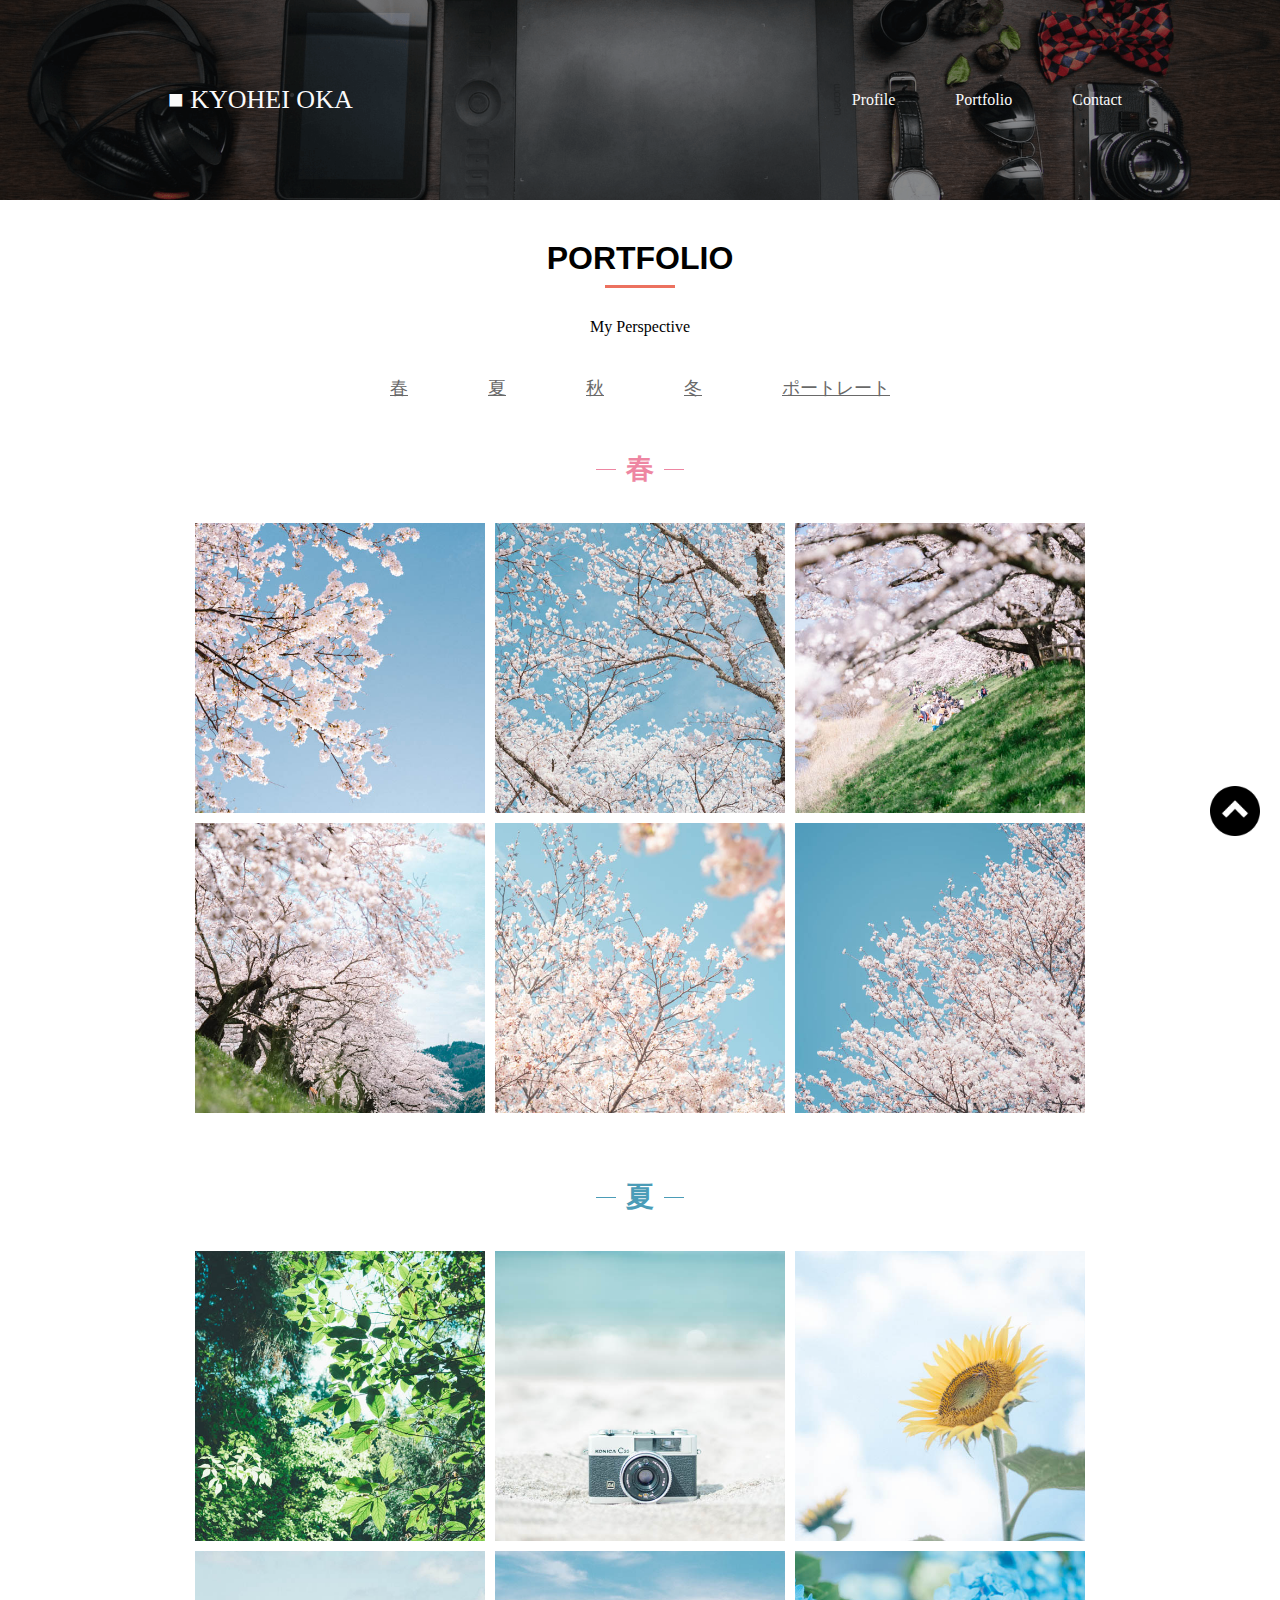
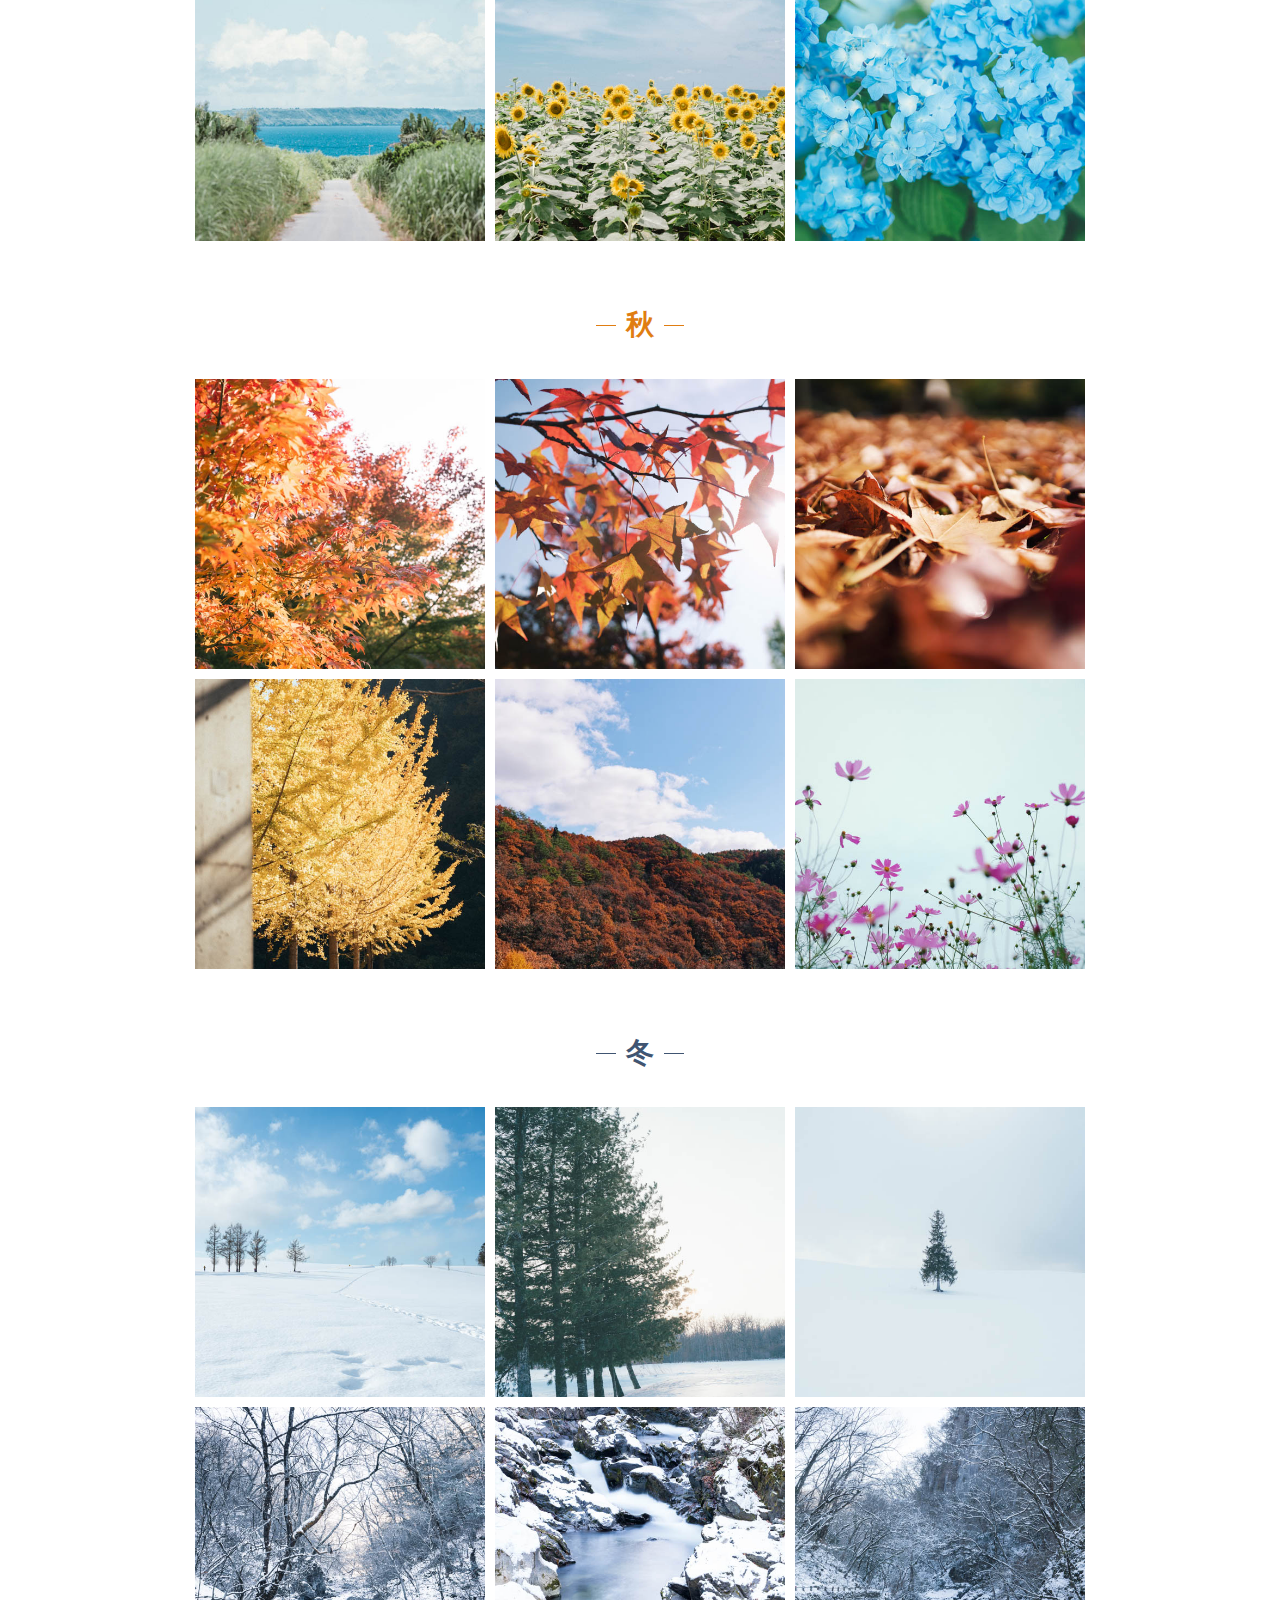
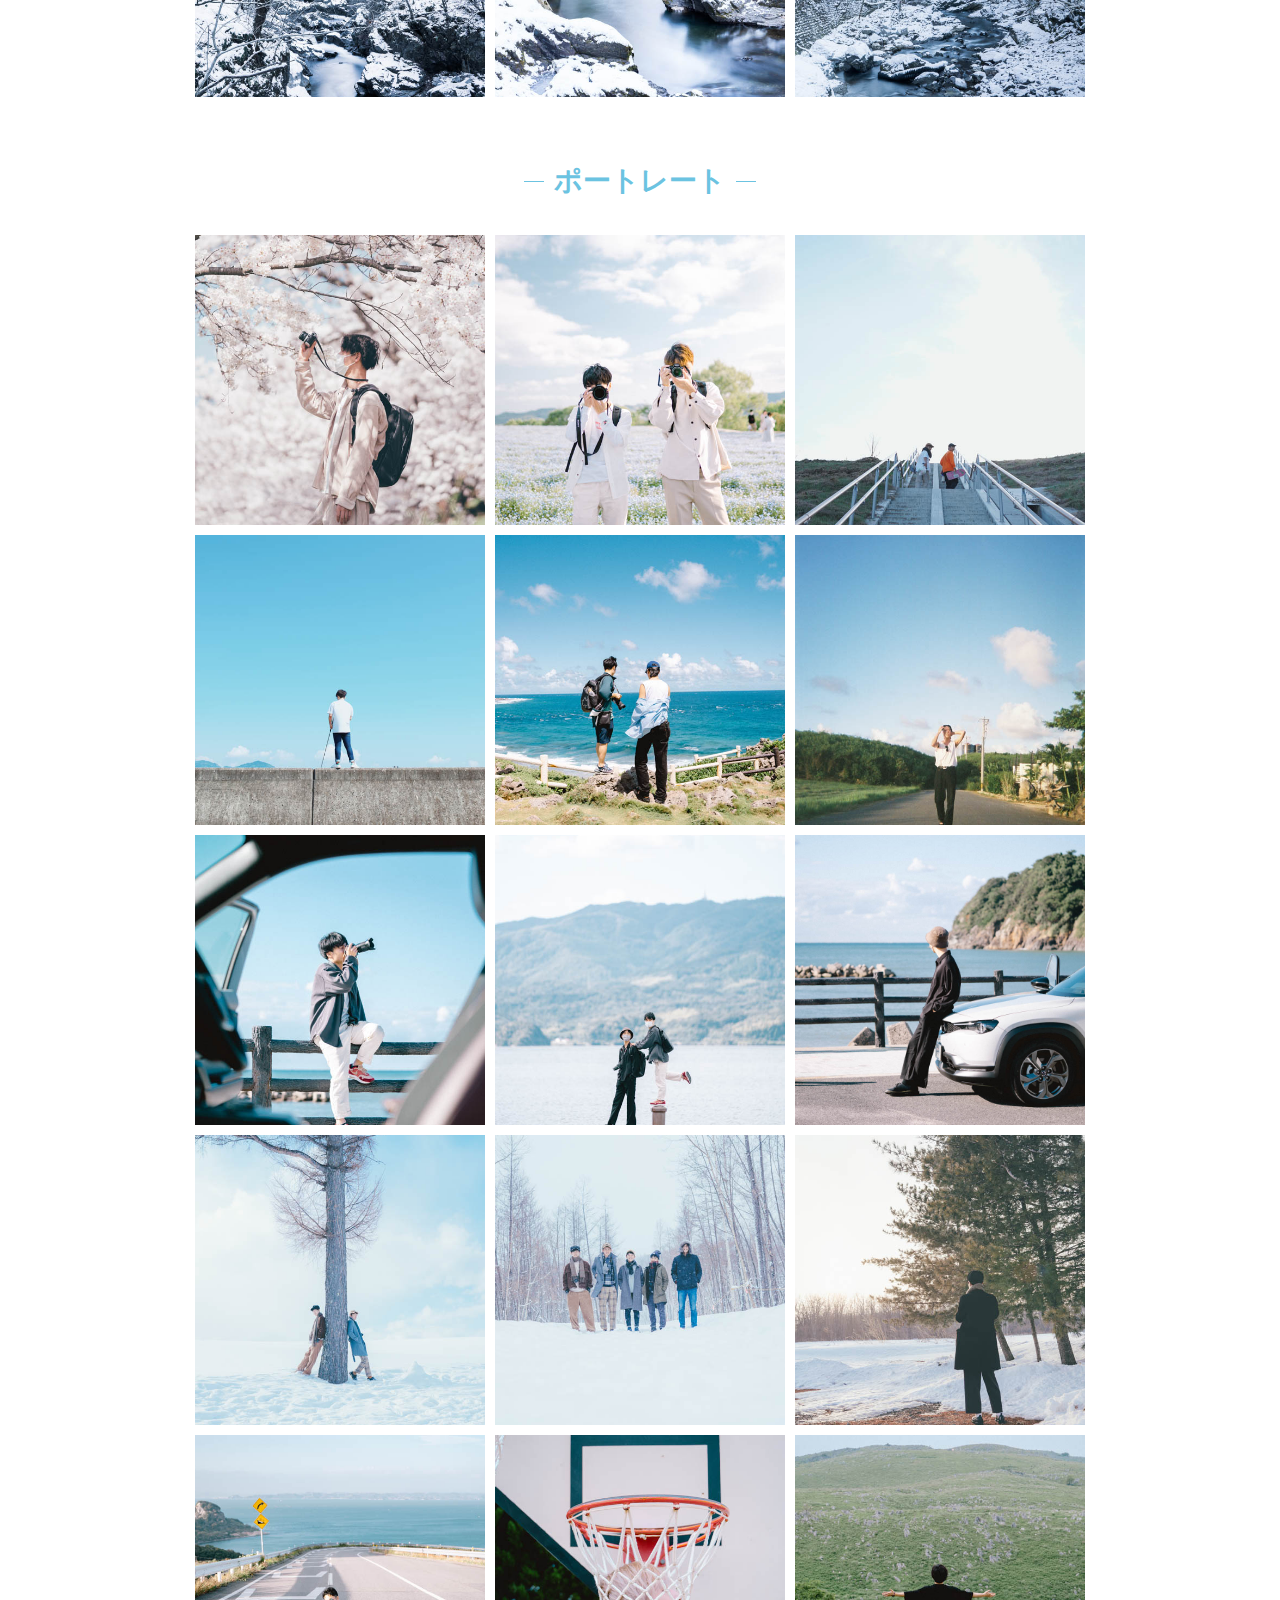
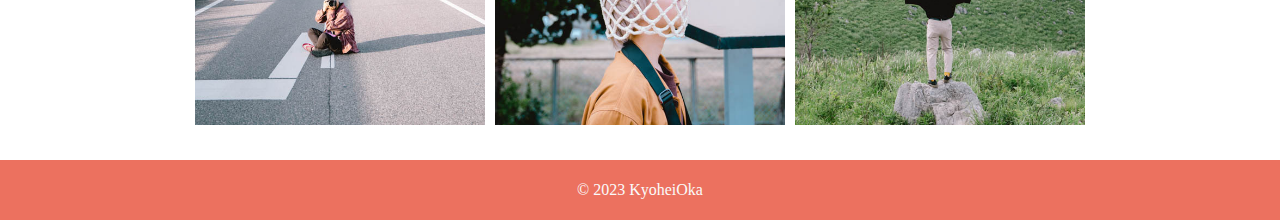
<file: portfolio/pf.html>
<!DOCTYPE html>
<html lang="ja">
  <head>
    <meta charset="UTF-8" />
    <meta name="viewport" content="width=device-width,initial-scale=1.0">
    <link rel="stylesheet" href="pf.css" />
    <title>PORTFOLIO | KYOHEIOKA</title>
  </head>
  <body>
    <header>
  		<nav>
  			<ul class="nav">
  			  <li class="nav-list"><a href="../index.html#">■ KYOHEI OKA</a></li>
  			  <li class="nav-list"><a href="../me/me.html#">Profile</a></li>
  				<li class="nav-list"><a href="#">Portfolio</a></li>
  				<li class="nav-list"><a href="../index.html#contact">Contact</a></li>
  			</ul>
  		</nav>
    </header>

    <a name="title"></a>
    <div class="title">
      <div class="title-cont">
        <div class="pf-explain">
          <h2 class="heading">PORTFOLIO</h2>
          <p class="text">My Perspective</p>
        </div>
        <nav>
          <ul class="pf-nav">
            <li class="pf-nav-list"><a href="#spring">春</a></li>
            <li class="pf-nav-list"><a href="#summer">夏</a></li>
            <li class="pf-nav-list"><a href="#autumn">秋</a></li>
            <li class="pf-nav-list"><a href="#winter">冬</a></li>
            <li class="pf-nav-list"><a href="#portrait">ポートレート</a></li>
          </ul>
        </nav>
      </div>
    </div>

    <div class="portfolio">
      <a name="spring"></a>
      <section class="spring-cont">
        <h3 class="spring">春</h3>
        <div class="pf-pic">
          <img src="../images/spring/1.jpg" alt="桜">
          <img src="../images/spring/2.jpg" alt="桜">
          <img src="../images/spring/3.jpg" alt="桜">
          <img src="../images/spring/4.jpg" alt="桜">
          <img src="../images/spring/5.jpg" alt="桜">
          <img src="../images/spring/6.jpg" alt="桜">
        </div>
      </section>

      <a name="summer"></a>
      <section class="summer-cont">
        <h3 class="summer">夏</h3>
        <div class="pf-pic">
          <img src="../images/summer/1.jpg" alt="向日葵">
          <img src="../images/summer/5.jpg" alt="向日葵">
          <img src="../images/summer/3.jpg" alt="向日葵">
          <img src="../images/summer/4.jpg" alt="向日葵">
          <img src="../images/summer/2.jpg" alt="向日葵">
          <img src="../images/summer/6.jpg" alt="向日葵">
        </div>
      </section>

      <a name="autumn"></a>
      <section class="autumn-cont">
        <h3 class="autumn">秋</h3>
        <div class="pf-pic">
          <img src="../images/autumn/1.jpg" alt="紅葉">
          <img src="../images/autumn/2.jpg" alt="紅葉">
          <img src="../images/autumn/3.jpg" alt="紅葉">
          <img src="../images/autumn/4.jpg" alt="紅葉">
          <img src="../images/autumn/5.jpg" alt="紅葉">
          <img src="../images/autumn/6.jpg" alt="紅葉">
        </div>
      </section>

      <a name="winter"></a>
      <section class="winter-cont">
        <h3 class="winter">冬</h3>
        <div class="pf-pic">
          <img src="../images/winter/1.jpg" alt="">
          <img src="../images/winter/2.jpg" alt="">
          <img src="../images/winter/3.jpg" alt="">
          <img src="../images/winter/4.jpg" alt="">
          <img src="../images/winter/5.jpg" alt="">
          <img src="../images/winter/6.jpg" alt="">
        </div>
      </section>

      <a name="portrait"></a>
      <section class="portrait-cont">
        <h3 class="portrait">ポートレート</h3>
        <div class="pf-pic">
          <img src="../images/portrait/1.jpg" alt="">
          <img src="../images/portrait/2.jpg" alt="">
          <img src="../images/portrait/3.jpg" alt="">
          <img src="../images/portrait/4.jpg" alt="">
          <img src="../images/portrait/5.jpg" alt="">
          <img src="../images/portrait/6.jpg" alt="">
          <img src="../images/portrait/7.jpg" alt="">
          <img src="../images/portrait/8.jpg" alt="">
          <img src="../images/portrait/9.jpg" alt="">
          <img src="../images/portrait/10.jpg" alt="">
          <img src="../images/portrait/11.jpg" alt="">
          <img src="../images/portrait/12.jpg" alt="">
          <img src="../images/portrait/13.jpg" alt="">
          <img src="../images/portrait/14.jpg" alt="">
          <img src="../images/portrait/15.jpg" alt="">
        </div>
      </section>



    </div>

    <span id="back">
      <a href="#">
        <img src="../images/arrow.png" alt="">
      </a>
    </span>

    <div class="footer">
      <p class="copyright">© 2023 KyoheiOka</p>
    </div>

    <script src="js/jquery.min.pf.js"></script>
    <script src="js/script.js"></script>
  </body>
</html>
</file>
<file: portfolio/pf.css>
* {
  margin: 0;
  padding: 0;
  box-sizing: border-box;
}

header {
  width: 100%;
  height: 200px;
  background-image: url("../images/mv.png");
  background-repeat:no-repeat;
  background-position:50%;
  background-size: cover;
}

.nav {
  width: 1024px;
  list-style: none;
  display: flex;
  justify-content: flex-end;
  line-height: 200px;
  margin: auto;
}

.nav-list {
  padding: 0px 30px;
  color: #FAFAFA;
}

.nav-list:first-child {
  margin-right: auto;
  margin-left: 10px;
  font-size: 26px;
}

.nav a {
  text-decoration: none;
  color: #FAFAFA;
}

.nav a:hover {
  color: #F84031;
}

.pf-nav {
  width: 1024px;
  list-style: none;
  display: flex;
  justify-content: center;
  margin: 20px auto;
}

.pf-nav-list {
  padding: 20px 40px 0;
}

.pf-nav a {
  color: #696969;
  font-size: 18px;
}

.pf-nav a:hover {
  color: #F84031;
}

.title {
  width: 100%;
  display: flex;
  flex-wrap: wrap;
  justify-content: center;
  padding: 40px 0 0;
}

.title-cont {
  width: 1024px;
}

.pf-explain {
  width: 1024px;
  text-align: center;
}

.heading {
  font-size: 32px;
  font-family: Raleway, sans-serif;
  text-align: center;
}

h2{
   position:relative;
}

/*titleに下線*/
h2::after{
   content:"";
   display:block;
   width:70px;
   height:3px;
   background-color:#ec715f;
   margin: 8px 477px 0px;
}

.text {
  padding-top: 30px;
  font-size: 16px;
  text-align: center;
}

.portfolio {
  width: 1024px;
  margin: auto;
}


/*春の写真*/
.spring {
  padding-top: 30px;
  font-size: 28px;
  font-family: Raleway, sans-serif;
  display: flex;
  align-items: center;
  justify-content: center;
  color: #ee86a2;
}
.spring:before,
.spring:after {
  border-top: 1px solid black;
  content: "";
  width: 20px;
  border-color: #ee86a2;
}
.spring:before {
  margin-right: 10px;
}
.spring:after {
  margin-left: 10px;
}

/*夏の写真*/
.summer {
  padding-top: 30px;
  font-size: 28px;
  font-family: Raleway, sans-serif;
  display: flex;
  align-items: center;
  justify-content: center;
  color: #4b9cb7;
}
.summer:before,
.summer:after {
  border-top: 1px solid black;
  content: "";
  width: 20px;
  border-color: #4b9cb7;
}
.summer:before {
  margin-right: 10px;
}
.summer:after {
  margin-left: 10px;
}

/*秋の写真*/
.autumn {
  padding-top: 30px;
  font-size: 28px;
  font-family: Raleway, sans-serif;
  display: flex;
  align-items: center;
  justify-content: center;
  color: #e07d12;
}
.autumn:before,
.autumn:after {
  border-top: 1px solid black;
  content: "";
  width: 20px;
  border-color: #e07d12;
}
.autumn:before {
  margin-right: 10px;
}
.autumn:after {
  margin-left: 10px;
}

/*冬の写真*/
.winter {
  padding-top: 30px;
  font-size: 28px;
  font-family: Raleway, sans-serif;
  display: flex;
  align-items: center;
  justify-content: center;
  color: #405572;
}
.winter:before,
.winter:after {
  border-top: 1px solid black;
  content: "";
  width: 20px;
  border-color: #405572;
}
.winter:before {
  margin-right: 10px;
}
.winter:after {
  margin-left: 10px;
}

/*ポートレート*/
.portrait {
  padding-top: 30px;
  font-size: 28px;
  font-family: Raleway, sans-serif;
  display: flex;
  align-items: center;
  justify-content: center;
  color: #6BC3E1;
}
.portrait:before,
.portrait:after {
  border-top: 1px solid black;
  content: "";
  width: 20px;
  border-color: #6BC3E1;
}
.portrait:before {
  margin-right: 10px;
}
.portrait:after {
  margin-left: 10px;
}

.pf-pic {
  padding: 30px 0px;
  display: flex;
  flex-wrap: wrap;
  justify-content: center;
}

.pf-pic img {
  width: 300px;
  height: 300px;
  padding: 5px;
  object-fit: cover;
}

.footer {
  width: 100%;
  height: 60px;
  background-color: #EC715F;
  font-size: 16px;
  color: #FAFAFA;
  text-align: center;
  line-height: 60px;
}

#back {
  position: fixed;
  right: 20px;
  bottom: 60px;
}

#back img {
  width: 50px;
}


/* タブレット縦置きサイズ（768px）以下の際に適用される設定 */
@media screen and (max-width:768px) {
}
</file>
